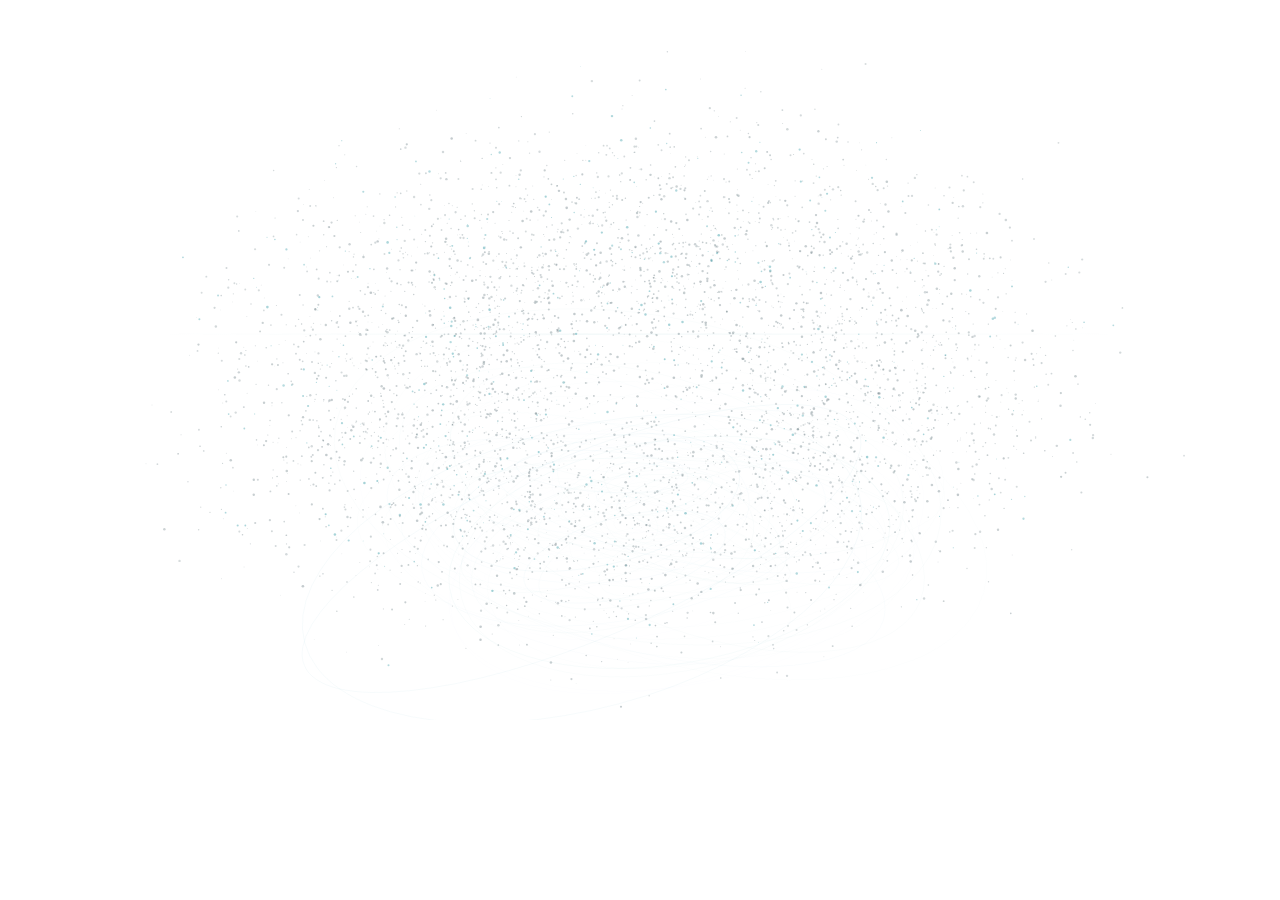
<file: index.html>
<!doctype html>
<html lang="zh-Hant">
<head>
  <meta charset="utf-8">
  <meta name="viewport" content="width=device-width, initial-scale=1">
  <title>Onework Point Cloud City</title>
  <style>
    html, body { margin: 0; width: 100%; min-height: 100%; background: #fff; overflow: hidden; }
  </style>
</head>
<body>
<div id="onework-pointer-city-morph" aria-label="Interactive point-cloud city reconstruction">
  <style>
    #onework-pointer-city-morph {
      position: relative;
      width: 100%;
      min-height: 720px;
      overflow: hidden;
      background: #ffffff;
      cursor: ns-resize;
      touch-action: none;
    }
    #onework-pointer-city-morph * { box-sizing: border-box; }
    #onework-pointer-city-morph canvas {
      display: block;
      width: 100%;
      height: 100%;
      min-height: 720px;
    }
    @media (max-width: 720px) {
      #onework-pointer-city-morph,
      #onework-pointer-city-morph canvas { min-height: 620px; }
    }
  </style>

  <canvas role="img" aria-label="Move the pointer downward to gather a floating point cloud into a three-dimensional digital city"></canvas>

  <script>
    (() => {
      const root = document.getElementById('onework-pointer-city-morph');
      const canvas = root.querySelector('canvas');
      const ctx = canvas.getContext('2d');
      const settings = {
        density: 1,
        signal: '#51a8b2',
        line: '#536970',
        rings: 1,
        motion: true
      };

      let width = 1;
      let height = 1;
      let dpr = 1;
      let raf = 0;
      let last = performance.now();
      let progress = .32;
      let targetProgress = .32;
      let pointerX = 0;
      let targetPointerX = 0;
      let geometry = [];
      let points = [];
      let orbitals = [];

      const clamp = (value, min, max) => Math.max(min, Math.min(max, value));
      const mix = (a, b, amount) => a + (b - a) * amount;
      const smoothstep = value => {
        const t = clamp(value, 0, 1);
        return t * t * (3 - 2 * t);
      };
      const random = seed => {
        const value = Math.sin(seed * 78.233 + 13.71) * 43758.5453123;
        return value - Math.floor(value);
      };
      const hexToRgb = hex => {
        const value = hex.replace('#', '');
        const parsed = parseInt(value.length === 3 ? value.split('').map(c => c + c).join('') : value, 16);
        return [(parsed >> 16) & 255, (parsed >> 8) & 255, parsed & 255];
      };

      function addLine(a, b, strength = 1, kind = 0) {
        geometry.push({ a, b, strength, kind });
      }

      function addBox(cx, cy, w, d, h, floors, columns, crown = 0) {
        const x0 = cx - w / 2;
        const x1 = cx + w / 2;
        const y0 = cy - d / 2;
        const y1 = cy + d / 2;

        for (let level = 0; level <= floors; level++) {
          const z = h * level / floors;
          const outer = level === 0 || level === floors ? 1 : .62;
          addLine({x:x0,y:y0,z}, {x:x1,y:y0,z}, outer, 1);
          addLine({x:x1,y:y0,z}, {x:x1,y:y1,z}, outer, 1);
          addLine({x:x1,y:y1,z}, {x:x0,y:y1,z}, outer * .72, 1);
          addLine({x:x0,y:y1,z}, {x:x0,y:y0,z}, outer * .72, 1);
        }

        for (let column = 0; column <= columns; column++) {
          const t = column / columns;
          const x = mix(x0, x1, t);
          const y = mix(y0, y1, t);
          addLine({x,y:y0,z:0}, {x,y:y0,z:h}, .92, 1);
          addLine({x,y:y1,z:0}, {x,y:y1,z:h}, .46, 1);
          addLine({x:x0,y,z:0}, {x:x0,y,z:h}, .48, 1);
          addLine({x:x1,y,z:0}, {x:x1,y,z:h}, .78, 1);
        }

        for (let level = 0; level < floors; level += 2) {
          const za = h * level / floors;
          const zb = h * Math.min(level + 2, floors) / floors;
          addLine({x:x0,y:y0,z:za}, {x:x1,y:y0,z:zb}, .28, 2);
          addLine({x:x1,y:y0,z:za}, {x:x0,y:y0,z:zb}, .28, 2);
        }

        addLine({x:x0,y:y0,z:h}, {x:x1,y:y1,z:h}, .55, 2);
        addLine({x:x1,y:y0,z:h}, {x:x0,y:y1,z:h}, .55, 2);

        if (crown > 0) {
          const cw = w * .6;
          const cd = d * .6;
          const z1 = h + crown;
          addLine({x:cx-cw/2,y:cy-cd/2,z:h}, {x:cx-cw/2,y:cy-cd/2,z:z1}, .8, 1);
          addLine({x:cx+cw/2,y:cy-cd/2,z:h}, {x:cx+cw/2,y:cy-cd/2,z:z1}, .8, 1);
          addLine({x:cx+cw/2,y:cy+cd/2,z:h}, {x:cx+cw/2,y:cy+cd/2,z:z1}, .55, 1);
          addLine({x:cx-cw/2,y:cy+cd/2,z:h}, {x:cx-cw/2,y:cy+cd/2,z:z1}, .55, 1);
          addLine({x:cx-cw/2,y:cy-cd/2,z:z1}, {x:cx+cw/2,y:cy-cd/2,z:z1}, .8, 1);
          addLine({x:cx+cw/2,y:cy-cd/2,z:z1}, {x:cx+cw/2,y:cy+cd/2,z:z1}, .7, 1);
          addLine({x:cx+cw/2,y:cy+cd/2,z:z1}, {x:cx-cw/2,y:cy+cd/2,z:z1}, .55, 1);
          addLine({x:cx-cw/2,y:cy+cd/2,z:z1}, {x:cx-cw/2,y:cy-cd/2,z:z1}, .55, 1);
        }
      }

      function addGroundGrid() {
        for (let x = -260; x <= 260; x += 26) {
          addLine({x,y:-175,z:0}, {x,y:175,z:0}, x % 52 === 0 ? .42 : .18, 0);
        }
        for (let y = -175; y <= 175; y += 26) {
          addLine({x:-260,y,z:0}, {x:260,y,z:0}, y % 52 === 0 ? .42 : .18, 0);
        }
        addLine({x:-285,y:-200,z:0}, {x:285,y:-200,z:0}, .8, 0);
        addLine({x:285,y:-200,z:0}, {x:285,y:200,z:0}, .8, 0);
        addLine({x:285,y:200,z:0}, {x:-285,y:200,z:0}, .6, 0);
        addLine({x:-285,y:200,z:0}, {x:-285,y:-200,z:0}, .6, 0);
      }

      function buildScene() {
        geometry = [];
        addGroundGrid();
        addBox(0, 10, 88, 76, 238, 20, 8, 34);
        addBox(-112, 18, 72, 62, 142, 12, 6, 0);
        addBox(108, 18, 76, 64, 116, 10, 6, 0);
        addBox(-184, -74, 62, 58, 82, 7, 5, 0);
        addBox(-75, -88, 92, 62, 64, 6, 7, 0);
        addBox(70, -92, 104, 64, 54, 5, 8, 0);
        addBox(184, -62, 66, 58, 90, 8, 5, 0);
        addBox(-190, 104, 74, 56, 54, 5, 5, 0);
        addBox(164, 105, 96, 60, 64, 6, 7, 0);

        const pointDensity = Math.max(.55, settings.density);
        points = [];
        geometry.forEach((line, lineIndex) => {
          const dx = line.b.x - line.a.x;
          const dy = line.b.y - line.a.y;
          const dz = line.b.z - line.a.z;
          const length = Math.hypot(dx, dy, dz);
          const samples = Math.max(2, Math.round(length / 18 * pointDensity));
          for (let sample = 0; sample <= samples; sample++) {
            const t = sample / samples;
            const seed = lineIndex * 97 + sample * 17 + 1;
            const angle = random(seed + 3) * Math.PI * 2;
            const radius = 145 + random(seed + 7) * 365;
            points.push({
              x: mix(line.a.x, line.b.x, t),
              y: mix(line.a.y, line.b.y, t),
              z: mix(line.a.z, line.b.z, t),
              cloudX: Math.cos(angle) * radius + (random(seed + 11) - .5) * 170,
              cloudY: Math.sin(angle) * radius * .58 + (random(seed + 13) - .5) * 120,
              cloudZ: (random(seed + 19) - .5) * 260,
              drift: random(seed + 23) * Math.PI * 2,
              size: .42 + random(seed + 29) * 1.22,
              signal: random(seed + 31) > .91
            });
          }
        });

        const buildingVolumes = [
          [0,10,88,76,238],[-112,18,72,62,142],[108,18,76,64,116],
          [-184,-74,62,58,82],[-75,-88,92,62,64],[70,-92,104,64,54],
          [184,-62,66,58,90],[-190,104,74,56,54],[164,105,96,60,64]
        ];
        const volumeCount = Math.round(390 * pointDensity);
        for (let i = 0; i < volumeCount; i++) {
          const box = buildingVolumes[i % buildingVolumes.length];
          const seed = 9000 + i * 13;
          const face = Math.floor(random(seed + 2) * 4);
          let x = box[0] + (random(seed + 3) - .5) * box[2];
          let y = box[1] + (random(seed + 5) - .5) * box[3];
          if (face === 0) y = box[1] - box[3] / 2;
          if (face === 1) y = box[1] + box[3] / 2;
          if (face === 2) x = box[0] - box[2] / 2;
          if (face === 3) x = box[0] + box[2] / 2;
          const angle = random(seed + 7) * Math.PI * 2;
          const radius = 170 + random(seed + 11) * 350;
          points.push({
            x, y, z: random(seed + 13) * box[4],
            cloudX: Math.cos(angle) * radius + (random(seed + 17) - .5) * 170,
            cloudY: Math.sin(angle) * radius * .58 + (random(seed + 19) - .5) * 130,
            cloudZ: (random(seed + 23) - .5) * 250,
            drift: random(seed + 29) * Math.PI * 2,
            size: .42 + random(seed + 31) * 1.12,
            signal: random(seed + 37) > .91
          });
        }

        orbitals = Array.from({ length: Math.round(58 * pointDensity) }, (_, i) => ({
          radius: 35 + random(i + 17001) * 245,
          flatten: .18 + random(i + 17101) * .38,
          rotation: -.45 + random(i + 17201) * .9,
          phase: random(i + 17301) * Math.PI * 2,
          speed: .06 + random(i + 17401) * .24,
          offsetX: (random(i + 17501) - .5) * 110,
          offsetY: (random(i + 17601) - .5) * 90,
          alpha: .025 + random(i + 17701) * .075
        }));
      }

      function project(point, yaw, tilt, scale, originX, originY) {
        const cos = Math.cos(yaw);
        const sin = Math.sin(yaw);
        const rx = point.x * cos - point.y * sin;
        const ry = point.x * sin + point.y * cos;
        const depthScale = 1 + clamp(ry / 1300, -.1, .1);
        return {
          x: originX + rx * scale * depthScale,
          y: originY + (ry * tilt - point.z) * scale * depthScale
        };
      }

      function resize() {
        const rect = root.getBoundingClientRect();
        dpr = Math.min(2, window.devicePixelRatio || 1);
        width = Math.max(1, rect.width);
        height = Math.max(1, rect.height);
        canvas.width = Math.round(width * dpr);
        canvas.height = Math.round(height * dpr);
        canvas.style.width = width + 'px';
        canvas.style.height = height + 'px';
        ctx.setTransform(dpr, 0, 0, dpr, 0, 0);
      }

      function drawOrbitals(time, assembled, originX, originY, scale) {
        const signal = hexToRgb(settings.signal);
        ctx.save();
        ctx.translate(originX, originY - 42 * scale);
        orbitals.forEach((ring, index) => {
          const pulse = Math.sin(time * .00032 * ring.speed + ring.phase);
          const radius = ring.radius * scale * (1 + pulse * .035);
          ctx.beginPath();
          ctx.ellipse(
            ring.offsetX * scale,
            ring.offsetY * scale,
            radius,
            radius * ring.flatten,
            ring.rotation + pointerX * .025,
            0,
            Math.PI * 2
          );
          const visibility = ring.alpha * settings.rings * (.45 + assembled * .55);
          ctx.strokeStyle = `rgba(${signal[0]},${signal[1]},${signal[2]},${visibility})`;
          ctx.lineWidth = index % 8 === 0 ? .8 : .55;
          ctx.stroke();
        });
        ctx.restore();
      }

      function draw(time) {
        const delta = Math.min(32, time - last);
        last = time;
        const reduced = matchMedia('(prefers-reduced-motion: reduce)').matches || !settings.motion;
        const response = reduced ? 1 : 1 - Math.pow(.001, delta / 1000);
        progress += (targetProgress - progress) * response;
        pointerX += (targetPointerX - pointerX) * response;

        const assembled = smoothstep(progress);
        const lineReveal = smoothstep((progress - .25) / .66);
        const signal = hexToRgb(settings.signal);
        const lineColor = hexToRgb(settings.line);
        const scale = Math.min(width / 780, height / 640) * 1.02;
        const originX = width * .5 + pointerX * 13;
        const originY = height * .79;
        const yaw = -.69 + pointerX * .075;
        const tilt = .46;

        ctx.clearRect(0, 0, width, height);
        drawOrbitals(time, assembled, originX, originY, scale);

        if (lineReveal > .01) {
          geometry.forEach((line, index) => {
            const a = project(line.a, yaw, tilt, scale, originX, originY);
            const b = project(line.b, yaw, tilt, scale, originX, originY);
            const flicker = reduced ? 1 : .9 + Math.sin(time * .001 + index * .31) * .1;
            const baseAlpha = line.kind === 0 ? .11 : line.kind === 2 ? .12 : .18;
            ctx.beginPath();
            ctx.moveTo(a.x, a.y);
            ctx.lineTo(b.x, b.y);
            ctx.strokeStyle = `rgba(${lineColor[0]},${lineColor[1]},${lineColor[2]},${baseAlpha * line.strength * lineReveal * flicker})`;
            ctx.lineWidth = line.kind === 0 ? .48 : .62;
            ctx.stroke();
          });
        }

        const cloudScale = Math.min(width / 980, height / 700);
        points.forEach((point, index) => {
          const target = project(point, yaw, tilt, scale, originX, originY);
          const phase = point.drift + time * .00022;
          const ambient = reduced ? 0 : 10 + (1 - assembled) * 18;
          const dispersedX = width * .5 + point.cloudX * cloudScale + Math.cos(phase) * ambient;
          const dispersedY = height * .48 + (point.cloudY - point.cloudZ * .3) * cloudScale + Math.sin(phase * .83) * ambient;
          const stagger = clamp((progress * 1.3 - (index % 17) / 90), 0, 1);
          const localMorph = smoothstep(stagger);
          const x = mix(dispersedX, target.x, localMorph);
          const y = mix(dispersedY, target.y, localMorph);
          const alpha = .16 + localMorph * .52;
          const radius = point.size * (.72 + localMorph * .25);
          ctx.beginPath();
          ctx.arc(x, y, radius, 0, Math.PI * 2);
          ctx.fillStyle = point.signal
            ? `rgba(${signal[0]},${signal[1]},${signal[2]},${.33 + localMorph * .54})`
            : `rgba(${lineColor[0]},${lineColor[1]},${lineColor[2]},${alpha})`;
          ctx.fill();
        });

        if (progress > .17) {
          const sweep = reduced ? progress : (time * .000075 + progress * .8) % 1;
          const scanY = height * (.15 + sweep * .72);
          const gradient = ctx.createLinearGradient(width * .12, 0, width * .88, 0);
          gradient.addColorStop(0, `rgba(${signal[0]},${signal[1]},${signal[2]},0)`);
          gradient.addColorStop(.48, `rgba(${signal[0]},${signal[1]},${signal[2]},${.08 + assembled * .17})`);
          gradient.addColorStop(1, `rgba(${signal[0]},${signal[1]},${signal[2]},0)`);
          ctx.beginPath();
          ctx.moveTo(width * .12, scanY);
          ctx.lineTo(width * .88, scanY);
          ctx.strokeStyle = gradient;
          ctx.lineWidth = .75;
          ctx.stroke();
        }

        raf = requestAnimationFrame(draw);
      }

      function updateFromPointer(event) {
        const rect = root.getBoundingClientRect();
        targetProgress = clamp((event.clientY - rect.top) / rect.height, 0, 1);
        targetPointerX = clamp(((event.clientX - rect.left) / rect.width) * 2 - 1, -1, 1);
      }

      root.addEventListener('pointermove', updateFromPointer);
      root.addEventListener('pointerdown', event => {
        root.setPointerCapture?.(event.pointerId);
        updateFromPointer(event);
      });
      root.addEventListener('wheel', event => {
        targetProgress = clamp(targetProgress + event.deltaY * .0007, 0, 1);
      }, { passive: true });

      new ResizeObserver(resize).observe(root);
      buildScene();
      resize();
      raf = requestAnimationFrame(draw);

      function applySettings() {
        buildScene();
      }

      if (globalThis.Tweak) {
        const tweak = new Tweak({ container: root, onChange: applySettings });
        tweak.addSlider(settings, 'density', { label: 'Point density', min: .55, max: 1.55, step: .05, reference: 'scan.density' });
        tweak.addSlider(settings, 'rings', { label: 'Orbital traces', min: 0, max: 1.8, step: .05, reference: 'scan.rings' });
        tweak.addColorPicker(settings, 'signal', { label: 'Signal', reference: 'scan.signal' });
        tweak.addColorPicker(settings, 'line', { label: 'Structure', reference: 'scan.structure' });
        tweak.addToggle(settings, 'motion', { label: 'Ambient motion', reference: 'scan.motion' });
      }
    })();
  </script>
</div>
</body>
</html>
</file>
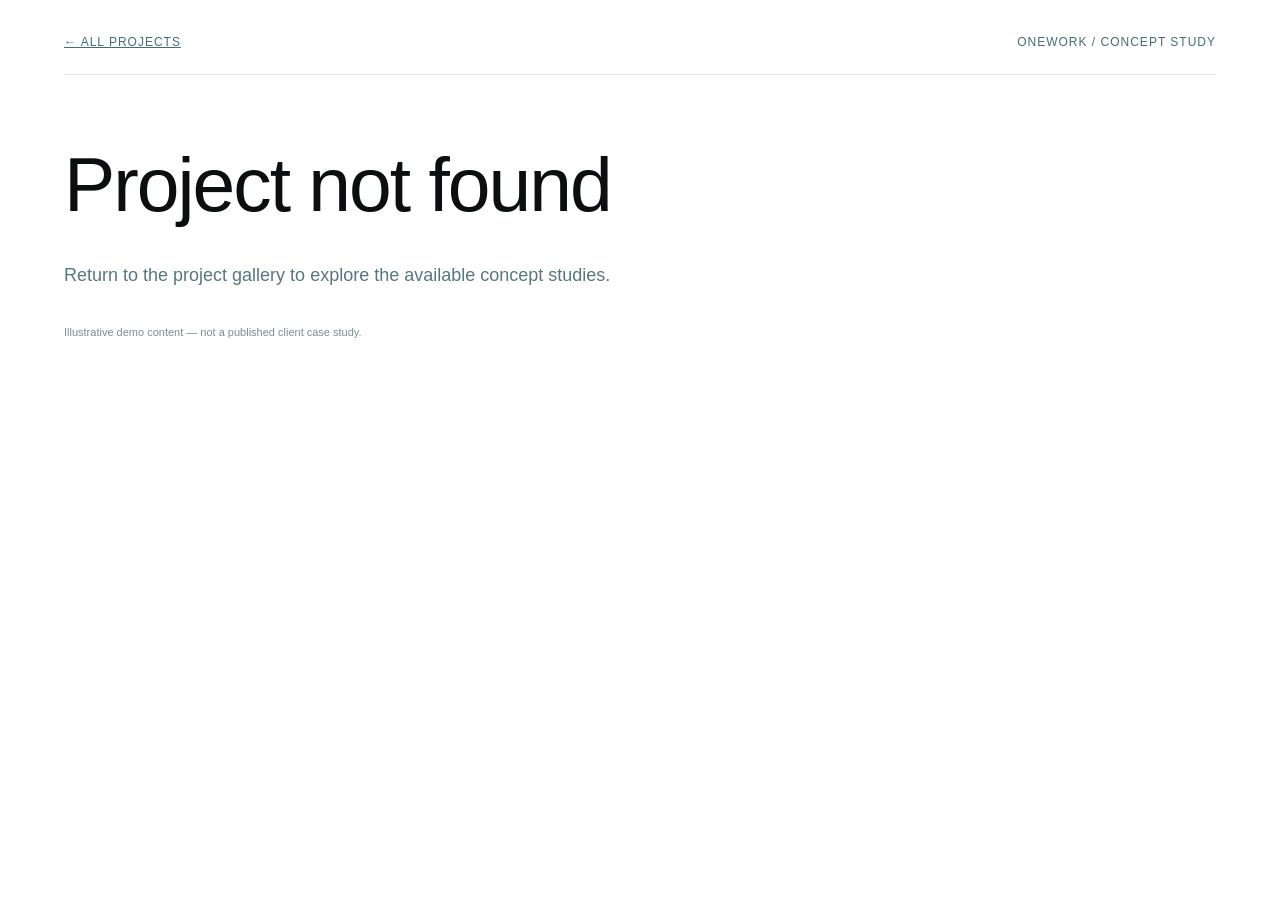
<file: project.html>
<!doctype html><html lang="en"><head><meta charset="utf-8"><meta name="viewport" content="width=device-width,initial-scale=1"><title>ONEWORK — Project</title><link rel="stylesheet" href="variation-02.css"><link rel="stylesheet" href="projects.css"></head><body><main class="detail-page"><nav class="detail-nav"><a href="variation-02.html#projects">← ALL PROJECTS</a><span>ONEWORK / CONCEPT STUDY</span></nav><h1></h1><span class="detail-category"></span><p class="detail-copy"></p><p class="demo-note">Illustrative demo content — not a published client case study.</p><div class="detail-gallery"></div></main><script src="project-data.js"></script><script src="project-detail.js"></script></body></html>
</file>
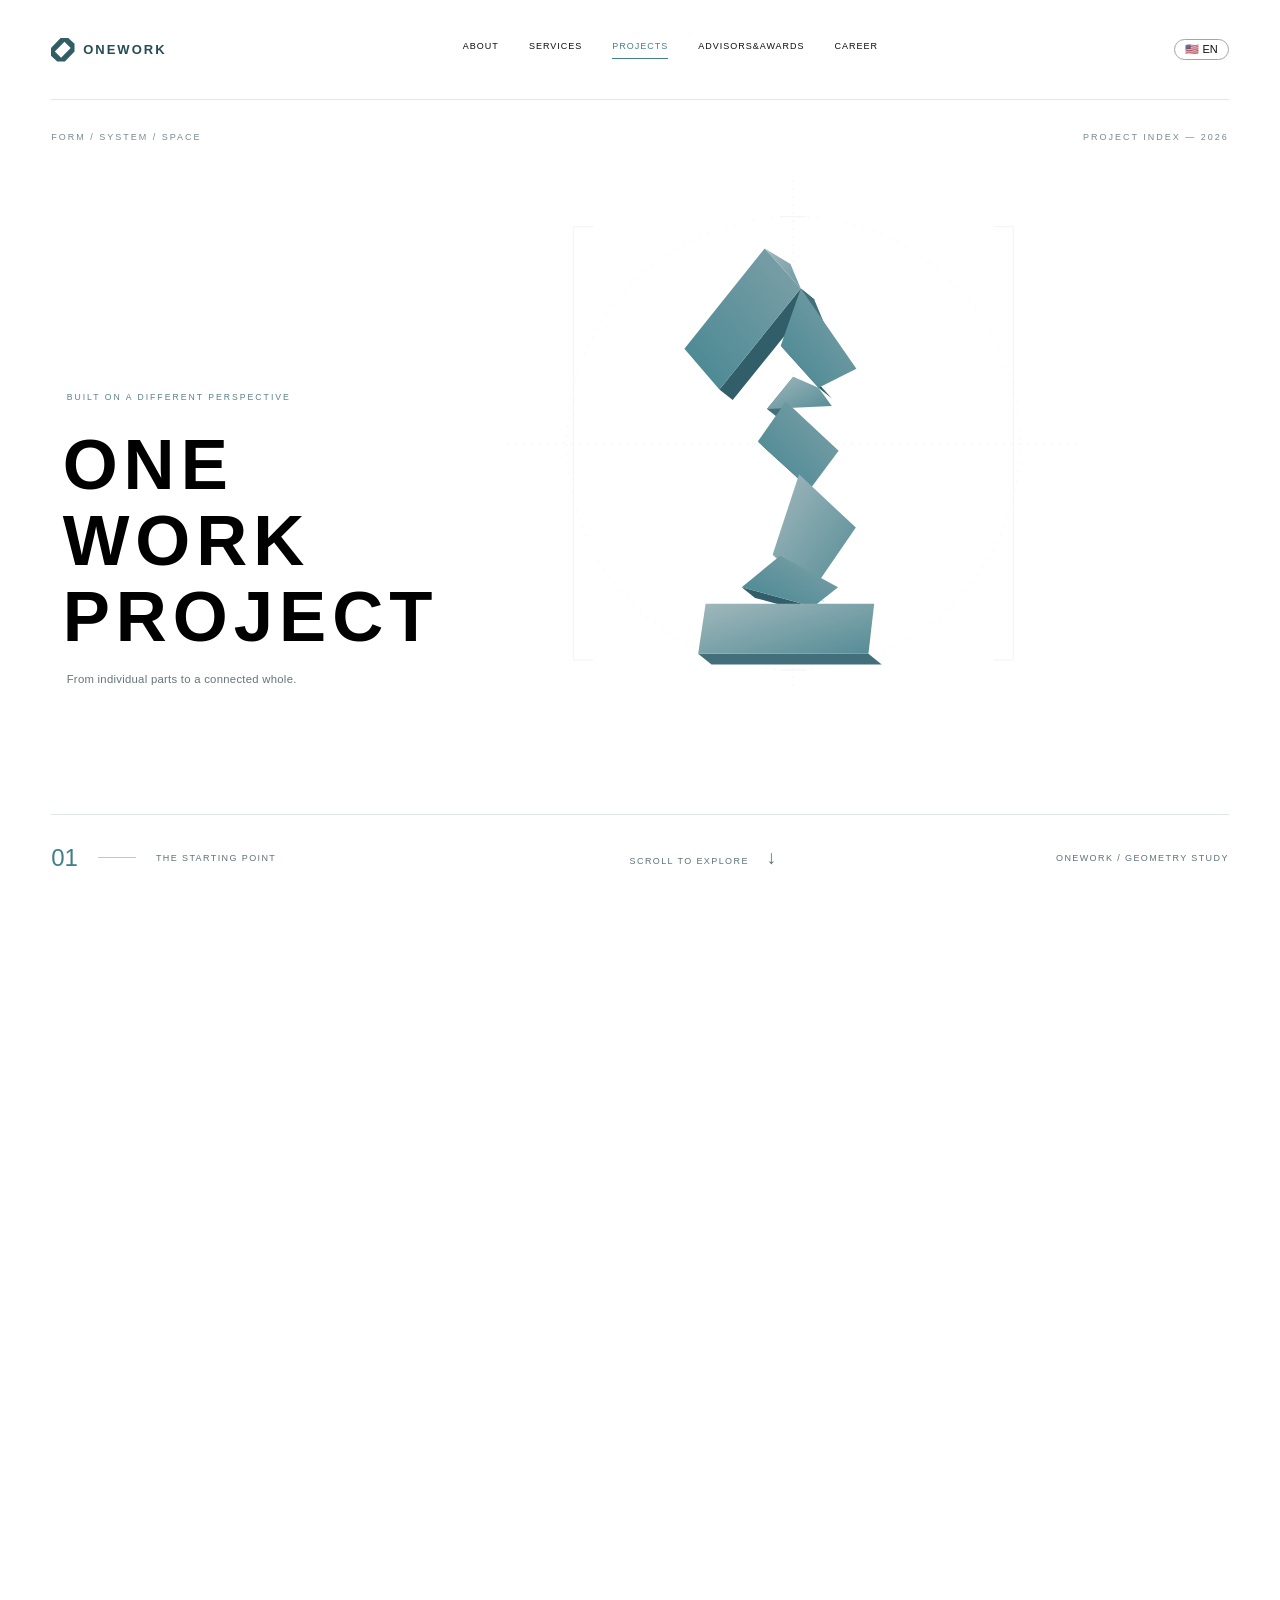
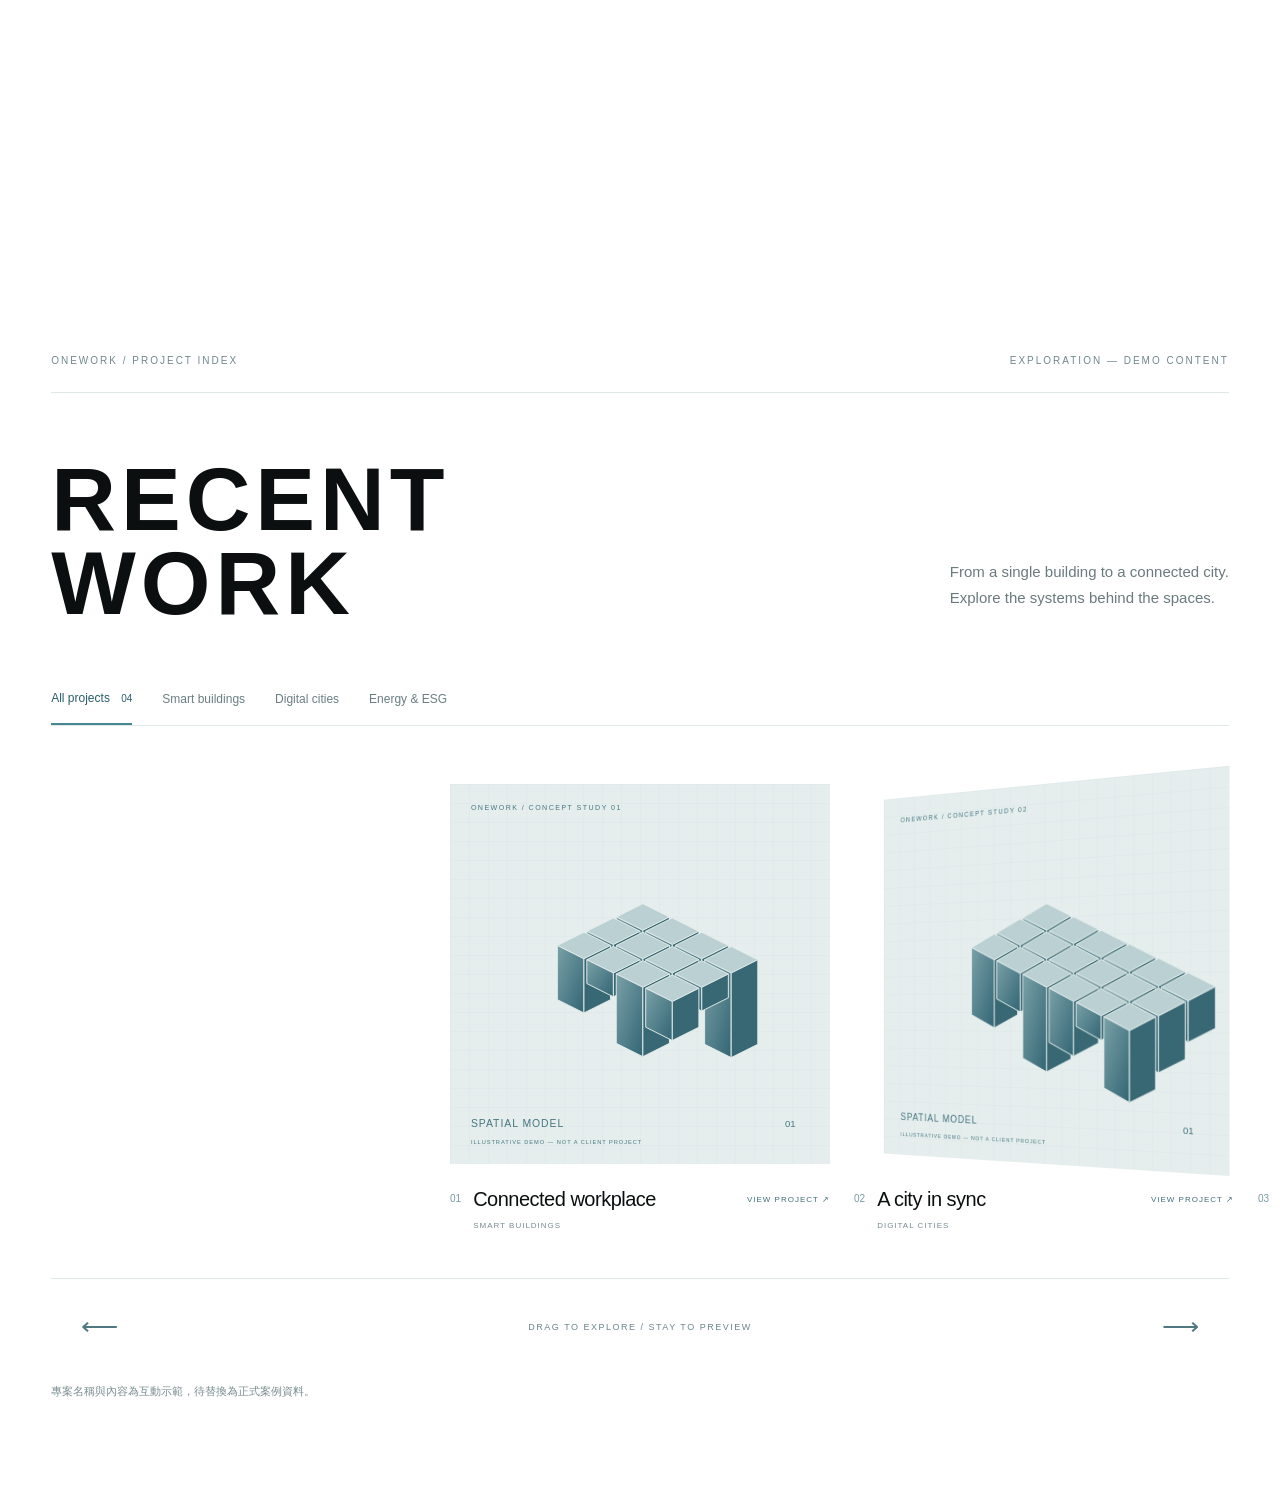
<file: variation-02.html>
<!doctype html>
<html lang="en"><head><meta charset="utf-8"><meta name="viewport" content="width=device-width,initial-scale=1"><title>ONEWORK — Constructed Perspectives</title><link rel="stylesheet" href="variation-02.css"><link rel="stylesheet" href="projects.css"></head>
<body><main id="intro" aria-label="ONEWORK scroll-controlled logo transformation"><header><div class="brand"><svg viewBox="0 0 250 250" aria-hidden="true"><path fill="#315d65" fill-rule="evenodd" d="M100 0H180L245 60V140L145 245H65L0 185V105ZM140 40 40 140 105 205 205 105Z"/></svg><span>ONEWORK</span></div><nav aria-label="Primary"><span>ABOUT</span><span>SERVICES</span><span aria-current="page">PROJECTS</span><span>ADVISORS&AWARDS</span><span>CAREER</span></nav><span class="language">🇺🇸 EN</span></header><svg id="stage" viewBox="0 0 1920 1080" preserveAspectRatio="xMidYMid meet" role="img" aria-label="Geometric numeral one stretches into a vertical structure, opens into a top view, then reconstructs the hollow ONEWORK logo"><defs><linearGradient id="teal" x1="0" y1="1" x2="1" y2="0"><stop stop-color="#468792"/><stop offset="1" stop-color="#7fa1a8"/></linearGradient><linearGradient id="light" x1="0" y1="0" x2="1" y2="1"><stop stop-color="#a0b8bc"/><stop offset="1" stop-color="#568c96"/></linearGradient><clipPath id="aperture"><polygon id="aperture-shape" points="805,605 995,405 1115,520 925,715"/></clipPath></defs><g id="construction" fill="none" stroke="#93aeb4" stroke-width="1"><path d="M960 160V920 M530 555H1390" stroke-dasharray="3 9"/><path d="M660 230H630V880H660 M1260 230H1290V880H1260"/><circle cx="960" cy="555" r="340" stroke-dasharray="2 12"/><path d="M940 215H980 M940 895H980"/></g><g id="ghost"></g><g id="chain"></g><g id="recent-window" clip-path="url(#aperture)"><g id="recent" opacity="0"><text x="960" y="540" text-anchor="middle" class="recent-title">RECENT<tspan x="960" dy="88">WORK</tspan></text><text x="960" y="700" text-anchor="middle" class="caption">Connected spaces. New possibilities.</text></g></g><g id="depth"></g><g id="facets"></g><g id="title"><text class="eyebrow" x="100" y="465">BUILT ON A DIFFERENT PERSPECTIVE</text><text class="project-title" x="94" y="598"><tspan x="94">ONE</tspan><tspan x="94" dy="114">WORK</tspan><tspan x="94" dy="114">PROJECT</tspan></text><text class="caption" x="100" y="890">From individual parts to a connected whole.</text></g><g id="project-planes" opacity="0"></g><text id="company-name" x="75" y="890" fill="#568c96" font-size="108" letter-spacing="-4" opacity="0">Oneworktech Co., Ltd</text></svg><aside class="edition"><span>FORM / SYSTEM / SPACE</span><span>PROJECT INDEX — 2026</span></aside><footer><div class="sequence"><span id="scene-number">01</span><span class="sequence-line"></span><span id="scene-label">THE STARTING POINT</span></div><span class="scroll-note">SCROLL TO EXPLORE <span>↓</span></span><span class="coordinate">ONEWORK / GEOMETRY STUDY</span><div class="progress-track"><i id="progress-bar"></i></div></footer><p class="sr-only">Scroll down to transform the logo; scroll up to reverse. After the logo sequence, continue into the project browser.</p></main><section id="projects" aria-labelledby="projects-heading"><div class="projects-top"><span>ONEWORK / PROJECT INDEX</span><span>EXPLORATION — DEMO CONTENT</span></div><div class="projects-heading"><h1 id="projects-heading">RECENT<br>WORK</h1><p>From a single building to a connected city.<br>Explore the systems behind the spaces.</p></div><div class="project-filters" role="group" aria-label="Filter projects"><button data-filter="all" aria-pressed="true">All projects <small>04</small></button><button data-filter="building" aria-pressed="false">Smart buildings</button><button data-filter="city" aria-pressed="false">Digital cities</button><button data-filter="energy" aria-pressed="false">Energy & ESG</button></div><div id="project-list"></div><div class="gallery-controls"><button data-gallery-step="-1" aria-label="Previous project">⟵</button><span>DRAG TO EXPLORE / STAY TO PREVIEW</span><button data-gallery-step="1" aria-label="Next project">⟶</button></div><p class="demo-note">專案名稱與內容為互動示範，待替換為正式案例資料。</p></section><script src="vendor/gsap.min.js"></script><script src="vendor/ScrollTrigger.min.js"></script><script src="variation-02.js"></script><script src="project-data.js"></script><script src="projects.js"></script></body></html>
</file>
<file: variation-02.css>
*{box-sizing:border-box}html,body{margin:0;background:#fff;color:#0b0f10;font-family:Arial,Helvetica,sans-serif}body{overflow-x:hidden}#intro{height:100svh;width:100%;position:relative;overflow:hidden;background:#fff}header{position:absolute;top:0;left:4%;right:4%;height:100px;display:flex;align-items:center;justify-content:space-between;z-index:2;border-bottom:1px solid #dfe7e8;gap:24px}.brand{display:flex;align-items:center;gap:8px;color:#244d55;font-size:13px;font-weight:800;letter-spacing:2px}.brand svg{width:24px;height:24px}nav{display:flex;gap:30px;font-size:9px;letter-spacing:1px}nav [aria-current]{color:#44818b;border-bottom:1px solid #44818b;padding-bottom:7px}.language{border:1px solid #a0a6a9;border-radius:20px;padding:3px 10px;font-size:11px;background:#fff}#stage{width:100%;height:100%;display:block}.project-title{font-size:106px;font-weight:800;letter-spacing:9px}.eyebrow{font-size:13px;letter-spacing:3px;fill:#5b828a;font-weight:500}.caption{font-size:17px;letter-spacing:.4px;fill:#65757a}.edition{position:absolute;top:132px;left:4%;right:4%;display:flex;justify-content:space-between;font-size:9px;letter-spacing:2px;color:#758a90}footer{position:absolute;bottom:0;left:4%;right:4%;height:86px;display:flex;align-items:center;justify-content:space-between;font-size:9px;letter-spacing:1.4px;color:#5c7278;border-top:1px solid #dfe7e8}.sequence{display:flex;align-items:center;gap:20px;min-width:300px}#scene-number{font-size:24px;letter-spacing:0;color:#427e88}.sequence-line{height:1px;width:38px;background:#b7cbce}.scroll-note span{font-size:19px;margin-left:14px}.progress-track{position:absolute;top:-1px;left:0;right:0;height:1px}#progress-bar{height:1px;background:#4c8690;display:block;width:100%;transform:scaleX(0);transform-origin:left}.sr-only{position:absolute;width:1px;height:1px;overflow:hidden;clip:rect(0,0,0,0)}@media(max-width:750px){header{height:72px}nav{gap:14px;font-size:8px}nav span:nth-child(4),nav span:nth-child(5){display:none}.brand{font-size:9px;letter-spacing:1px}.brand svg{width:16px}.language{display:none}.edition{top:95px;font-size:7px;letter-spacing:1px}.edition span:last-child{display:none}footer{height:70px}.coordinate{display:none}.sequence{min-width:0;gap:9px}#scene-label{font-size:7px}.sequence-line{width:15px}.scroll-note{font-size:7px}}
</file>
<file: projects.css>
.recent-title{font-size:86px;font-weight:800;letter-spacing:9px}#projects{padding:55px 0 80px;background:#fff;position:relative}.projects-top,.projects-heading,.project-filters,.gallery-controls,#projects>.demo-note{margin-left:4%;margin-right:4%}.projects-top{display:flex;justify-content:space-between;color:#6f888e;font-size:10px;letter-spacing:2px;border-bottom:1px solid #dfe7e8;padding-bottom:26px}.projects-heading{display:flex;align-items:end;justify-content:space-between;padding:64px 0 48px}.projects-heading h1{font-size:clamp(42px,7vw,110px);line-height:.94;letter-spacing:5px;margin:0}.projects-heading p{font-size:15px;line-height:1.7;color:#6a7a7d}.project-filters{display:flex;gap:30px;border-bottom:1px solid #dfe7e8;margin-bottom:10px;overflow-x:auto}.project-filters button{white-space:nowrap;background:none;border:0;padding:18px 0;cursor:pointer;color:#6a7e82;font:inherit;font-size:12px}.project-filters button[aria-pressed=true]{color:#285f69;border-bottom:2px solid #468792}.project-filters small{margin-left:8px}button:focus-visible,a:focus-visible,#project-list:focus-visible{outline:2px solid #468792;outline-offset:5px}#project-list{display:flex;gap:24px;overflow-x:auto;overflow-y:hidden;padding:48px max(4vw,calc((100vw - 380px)/2)) 38px;scrollbar-width:none;touch-action:pan-y;cursor:grab;overscroll-behavior-x:contain;user-select:none}#project-list::-webkit-scrollbar{display:none}#project-list.dragging,#project-list.dragging *{cursor:grabbing}.project-card{flex:0 0 380px;min-width:0;perspective:1100px}.project-card[hidden]{display:none}.project-cover{display:block;width:100%;aspect-ratio:1;position:relative;overflow:hidden;background:#dce8e9;transform:rotateY(var(--turn,0deg));transition:transform 380ms cubic-bezier(.2,.7,.2,1);transform-style:preserve-3d;color:#285f69;cursor:inherit}.project-card.active .project-cover.previewing{transform:translateZ(20px) rotateY(0deg) scale(1.02)}.preview-image{position:absolute;inset:0;width:100%;height:100%;object-fit:cover;opacity:0;transform:scale(1.015);transition:opacity 420ms ease,transform 1200ms ease;pointer-events:none}.preview-image.shown{opacity:1;transform:scale(1)}.preview-tag{position:absolute;bottom:0;left:0;right:0;padding:11px 16px;background:#f8faf8ed;display:flex;justify-content:space-between;font-size:8px;letter-spacing:1.5px;opacity:0;transition:opacity 250ms}.previewing .preview-tag{opacity:1}.cover-caption{display:flex;align-items:start;gap:12px;padding:24px 0 0}.cover-caption h2{font-weight:400;font-size:20px;letter-spacing:-.5px;margin:0}.cover-caption p{font-size:8px;letter-spacing:1px;margin:10px 0;color:#768b90}.index{font-size:10px;color:#779aa2;padding-top:5px}.view-project{color:#406e78;text-decoration:none;font-size:8px;letter-spacing:1px;margin-left:auto;padding-top:7px;white-space:nowrap}.gallery-controls{display:flex;align-items:center;justify-content:space-between;border-top:1px solid #dfe7e8;padding-top:24px}.gallery-controls button{background:none;border:0;color:#4f7881;font-size:26px;cursor:pointer;padding:8px 30px}.gallery-controls span{font-size:9px;letter-spacing:1.5px;color:#6a858b}.demo-note{font-size:11px;line-height:1.7;color:#7a8d90;margin-top:32px}a{color:inherit}.detail-page{padding:35px 5% 80px;max-width:1400px;margin:auto}.detail-nav{display:flex;justify-content:space-between;border-bottom:1px solid #dfe7e8;padding-bottom:25px;font-size:12px;color:#406e78}.detail-page h1{font-size:clamp(40px,6vw,90px);letter-spacing:-2px;font-weight:500;max-width:900px;margin:65px 0 30px}.detail-copy{font-size:18px;line-height:1.8;max-width:650px;color:#57777f}.detail-gallery{display:grid;grid-template-columns:1fr 1fr;gap:24px;margin-top:50px}.detail-gallery img{width:100%;display:block}.detail-category{font-size:10px;letter-spacing:2px;color:#6b8c95}@media(prefers-reduced-motion:reduce){.project-cover,.preview-image,.preview-tag{transition:none}}@media(max-width:650px){.projects-top{font-size:7px;letter-spacing:1px}.projects-heading{display:block;padding-top:40px}.projects-heading p{font-size:12px;margin-top:25px}.project-filters{gap:22px}.project-card{flex-basis:78vw}#project-list{padding-left:11vw;padding-right:11vw;gap:12px}.cover-caption{gap:7px}.cover-caption h2{font-size:17px}.view-project{font-size:7px}.gallery-controls span{font-size:7px;letter-spacing:.5px}.gallery-controls button{padding:8px 10px}.detail-gallery{grid-template-columns:1fr}}
</file>
